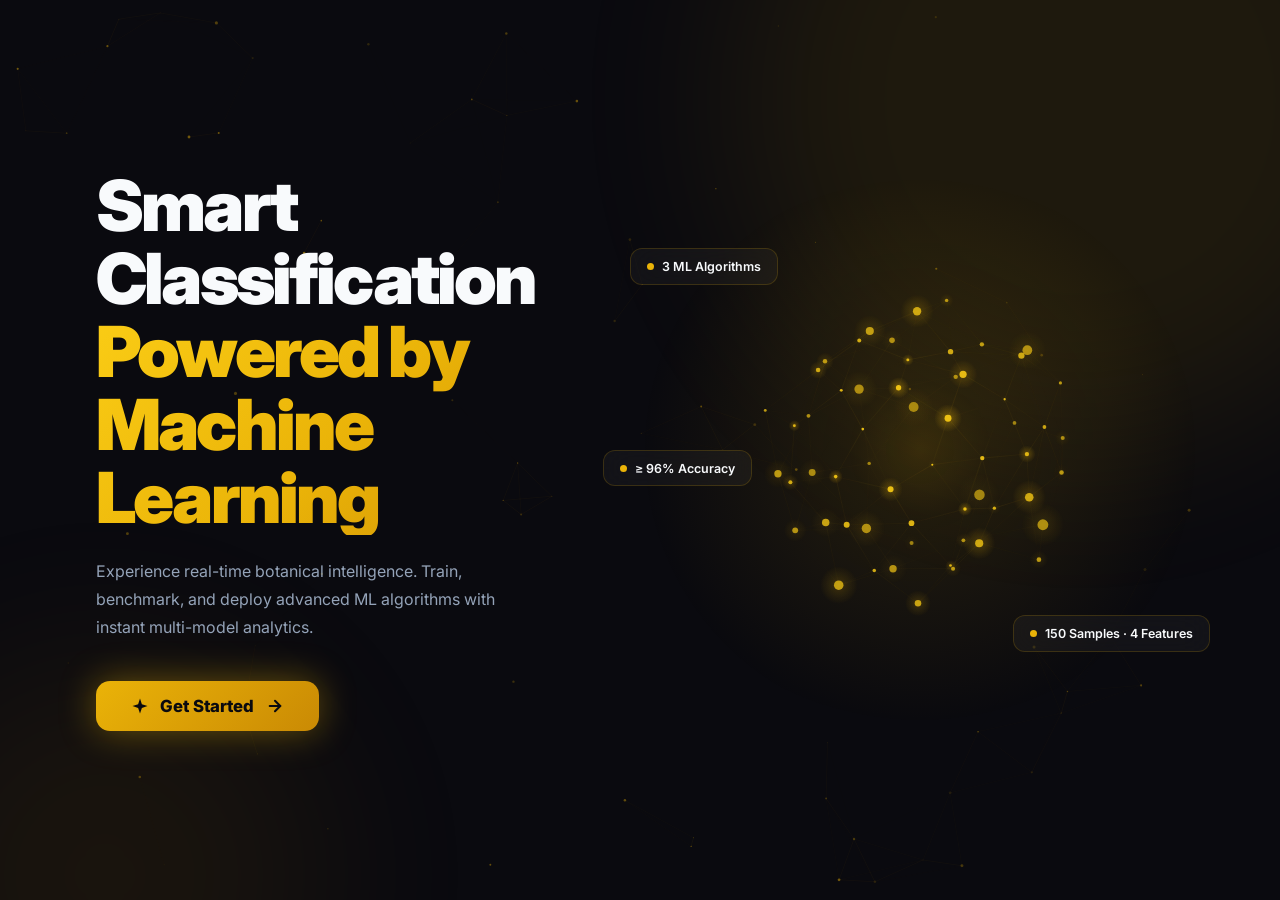
<file: templates/landing.html>
<!DOCTYPE html>
<html lang="en">
<head>
  <meta charset="UTF-8" />
  <meta name="viewport" content="width=device-width, initial-scale=1.0" />
  <title>AI Classifier — DecodeLabs</title>
  <link rel="preconnect" href="https://fonts.googleapis.com" />
  <link rel="preconnect" href="https://fonts.gstatic.com" crossorigin />
  <link href="https://fonts.googleapis.com/css2?family=Inter:wght@300;400;500;600;700;800;900&display=swap" rel="stylesheet" />
  <style>
    *, *::before, *::after {
      box-sizing: border-box;
      margin: 0;
      padding: 0;
      -webkit-tap-highlight-color: transparent;
    }
    a, button {
      -webkit-tap-highlight-color: transparent;
      outline: none;
    }

    :root {
      --gold-400: #facc15;
      --gold-500: #eab308;
      --gold-600: #ca8a04;
      --dark-900: #0a0a0f;
      --glass-bg: rgba(255, 255, 255, 0.04);
      --glass-border: rgba(234, 179, 8, 0.18);
      --text-primary: #f8fafc;
      --text-secondary: #94a3b8;
    }

    html, body {
      font-family: 'Inter', sans-serif;
      background: var(--dark-900);
      color: var(--text-primary);
      width: 100%; height: 100%;
      overflow: hidden; /* no scroll */
    }

    /* ── Particle Canvas ── */
    #bgCanvas {
      position: fixed; top: 0; left: 0;
      width: 100%; height: 100%;
      z-index: 0; pointer-events: none;
    }

    /* ── Ambient Orbs ── */
    .orb {
      position: fixed; border-radius: 50%;
      filter: blur(90px); pointer-events: none; z-index: 0;
      animation: drift 14s ease-in-out infinite alternate;
    }
    .orb-1 { width: 700px; height: 700px; background: var(--gold-500); opacity: 0.09; top: -250px; right: -150px; }
    .orb-2 { width: 450px; height: 450px; background: var(--gold-600); opacity: 0.08; bottom: -200px; left: -120px; animation-delay: -5s; }

    @keyframes drift {
      from { transform: translate(0, 0) scale(1); }
      to   { transform: translate(25px, -35px) scale(1.04); }
    }

    /* ── Full-screen hero ── */
    .hero {
      position: relative; z-index: 1;
      width: 100vw; height: 100vh;
      display: grid;
      grid-template-columns: 1fr 1fr;
      align-items: center;
      padding: 0 6rem;
      gap: 2rem;
    }

    /* ── Left side ── */
    .hero-left { display: flex; flex-direction: column; align-items: flex-start; }

    .hero-title {
      font-size: clamp(3rem, 5.5vw, 5rem);
      font-weight: 900;
      line-height: 1.04;
      letter-spacing: -0.04em;
      margin-bottom: 1.4rem;
      opacity: 0;
      animation: fadeUp 0.9s ease 0.2s forwards;
    }
    .line-plain { display: block; color: var(--text-primary); }
    .line-gold {
      display: block;
      background: linear-gradient(135deg, var(--gold-400) 0%, var(--gold-500) 50%, var(--gold-600) 100%);
      -webkit-background-clip: text;
      -webkit-text-fill-color: transparent;
      background-clip: text;
    }

    .hero-desc {
      font-size: 1rem; line-height: 1.75;
      color: var(--text-secondary);
      max-width: 420px;
      margin-bottom: 2.5rem;
      opacity: 0;
      animation: fadeUp 0.9s ease 0.45s forwards;
    }

    /* ── Get Started button only ── */
    .btn-get-started {
      display: inline-flex; align-items: center; gap: 0.7rem;
      padding: 0.95rem 2.2rem; border-radius: 14px;
      background: linear-gradient(135deg, var(--gold-500), var(--gold-600));
      color: #0a0a0f; font-weight: 800; font-size: 1.05rem;
      text-decoration: none;
      box-shadow: 0 0 36px rgba(234, 179, 8, 0.4);
      transition: transform 0.25s ease, box-shadow 0.25s ease;
      opacity: 0;
      animation: fadeUp 0.9s ease 0.7s forwards;
    }
    .btn-get-started:hover {
      transform: translateY(-3px);
      box-shadow: 0 0 56px rgba(234, 179, 8, 0.65);
    }
    .btn-get-started .btn-icon-arrow {
      transition: transform 0.25s ease;
    }
    .btn-get-started:hover .btn-icon-arrow {
      transform: translateX(4px);
    }

    /* ── Right side: 3D canvas ── */
    .hero-right {
      display: flex; align-items: center; justify-content: center;
      position: relative;
      opacity: 0;
      animation: fadeIn 1.4s ease 0.3s forwards;
    }

    #heroCanvas3D { border-radius: 50%; position: relative; z-index: 2; }

    .glow-ring {
      position: absolute; inset: -30px; border-radius: 50%;
      background: radial-gradient(circle, rgba(234,179,8,0.13) 0%, transparent 70%);
      animation: ringPulse 4s ease-in-out infinite;
      pointer-events: none;
    }

    @keyframes ringPulse {
      0%, 100% { transform: scale(1); opacity: 0.8; }
      50%       { transform: scale(1.07); opacity: 1; }
    }

    /* ── Floating info badges ── */
    .float-badge {
      position: absolute;
      background: var(--glass-bg);
      border: 1px solid var(--glass-border);
      backdrop-filter: blur(16px);
      border-radius: 12px; padding: 0.6rem 1rem;
      display: flex; align-items: center; gap: 0.5rem;
      font-size: 0.78rem; font-weight: 600; z-index: 3;
      white-space: nowrap;
    }
    .bdot {
      width: 7px; height: 7px; border-radius: 50%;
      background: var(--gold-500); flex-shrink: 0;
      animation: blink 2s ease infinite;
    }
    @keyframes blink {
      0%, 100% { opacity: 1; transform: scale(1); }
      50%       { opacity: 0.45; transform: scale(0.65); }
    }

    .fb-1 { top: 8%;  left: -5%;  animation: fl1 5s ease-in-out infinite; }
    .fb-2 { top: 50%; left: -10%; animation: fl1 7s ease-in-out infinite reverse; }
    .fb-3 { bottom: 8%; right: -5%; animation: fl2 6s ease-in-out infinite; }

    @keyframes fl1 {
      0%, 100% { transform: translateY(0); }
      50%       { transform: translateY(-10px); }
    }
    @keyframes fl2 {
      0%, 100% { transform: translateY(0) rotate(-1.5deg); }
      50%       { transform: translateY(-9px) rotate(1.5deg); }
    }

    /* ── Animations ── */
    @keyframes fadeUp {
      from { opacity: 0; transform: translateY(28px); }
      to   { opacity: 1; transform: translateY(0); }
    }
    @keyframes fadeIn {
      from { opacity: 0; }
      to   { opacity: 1; }
    }

    /* ── Responsive ── */
    @media (max-width: 900px) {
      html, body { overflow: auto; }
      .hero {
        grid-template-columns: 1fr;
        min-height: 100vh; height: auto;
        padding: 4rem 1.75rem 3rem;
        text-align: center;
        gap: 1.5rem;
      }
      .hero-left { align-items: center; }
      .hero-right { order: -1; margin-top: 1rem; }
      #heroCanvas3D { width: 240px !important; height: 240px !important; }
      .float-badge { display: none; }
      .hero-title { font-size: clamp(2rem, 8vw, 3rem); }
      .hero-desc { font-size: 0.92rem; line-height: 1.65; max-width: 100%; margin-bottom: 2rem; }
      .btn-get-started { width: 100%; max-width: 280px; justify-content: center; padding: 0.9rem 1.8rem; }
    }
  </style>
</head>
<body>

  <div class="orb orb-1"></div>
  <div class="orb orb-2"></div>
  <canvas id="bgCanvas"></canvas>

  <section class="hero">

    <!-- Left -->
    <div class="hero-left">
      <h1 class="hero-title">
        <span class="line-plain">Smart Classification</span>
        <span class="line-gold">Powered by Machine Learning</span>
      </h1>
      <p class="hero-desc">
        Experience real-time botanical intelligence. Train, benchmark, and deploy advanced ML algorithms with instant multi-model analytics.
      </p>
      <a href="/dashboard" class="btn-get-started">
        <svg class="btn-icon-spark" width="18" height="18" viewBox="0 0 24 24" fill="currentColor">
          <path d="M12 2L14.5 9.5L22 12L14.5 14.5L12 22L9.5 14.5L2 12L9.5 9.5L12 2Z"/>
        </svg>
        <span>Get Started</span>
        <svg class="btn-icon-arrow" width="18" height="18" viewBox="0 0 24 24" fill="none" stroke="currentColor" stroke-width="2.8" stroke-linecap="round" stroke-linejoin="round">
          <path d="M5 12h14"></path>
          <path d="m12 5 7 7-7 7"></path>
        </svg>
      </a>
    </div>

    <!-- Right: 3D Neural Net -->
    <div class="hero-right">
      <div class="glow-ring"></div>
      <canvas id="heroCanvas3D" width="480" height="480"></canvas>

      <div class="float-badge fb-1"><span class="bdot"></span>3 ML Algorithms</div>
      <div class="float-badge fb-2"><span class="bdot"></span>≥ 96% Accuracy</div>
      <div class="float-badge fb-3"><span class="bdot"></span>150 Samples · 4 Features</div>
    </div>

  </section>

  <script>
  (function () {

    /* ── Background Particle Network ── */
    const bgC = document.getElementById('bgCanvas');
    const bgCtx = bgC.getContext('2d');
    let bW, bH;
    const pts = [];

    function resizeBg() {
      bW = bgC.width  = window.innerWidth;
      bH = bgC.height = window.innerHeight;
    }

    function mkPt() {
      return {
        x: Math.random() * bW,  y: Math.random() * bH,
        vx: (Math.random() - 0.5) * 0.22,
        vy: (Math.random() - 0.5) * 0.22,
        r: Math.random() * 1.3 + 0.3,
        op: Math.random() * 0.4 + 0.08
      };
    }

    function initBg() {
      pts.length = 0;
      for (let i = 0; i < 75; i++) pts.push(mkPt());
    }

    function drawBg() {
      bgCtx.clearRect(0, 0, bW, bH);

      for (let i = 0; i < pts.length; i++) {
        for (let j = i + 1; j < pts.length; j++) {
          const dx = pts[i].x - pts[j].x, dy = pts[i].y - pts[j].y;
          const d = Math.sqrt(dx*dx + dy*dy);
          if (d < 125) {
            bgCtx.beginPath();
            bgCtx.moveTo(pts[i].x, pts[i].y);
            bgCtx.lineTo(pts[j].x, pts[j].y);
            bgCtx.strokeStyle = `rgba(234,179,8,${(1 - d/125) * 0.1})`;
            bgCtx.lineWidth = 0.5;
            bgCtx.stroke();
          }
        }
      }

      pts.forEach(p => {
        bgCtx.beginPath();
        bgCtx.arc(p.x, p.y, p.r, 0, Math.PI * 2);
        bgCtx.fillStyle = `rgba(234,179,8,${p.op})`;
        bgCtx.fill();
        p.x += p.vx; p.y += p.vy;
        if (p.x < 0 || p.x > bW) p.vx *= -1;
        if (p.y < 0 || p.y > bH) p.vy *= -1;
      });

      requestAnimationFrame(drawBg);
    }

    window.addEventListener('resize', () => { resizeBg(); initBg(); });
    resizeBg(); initBg(); drawBg();

    /* ── Hero 3D Neural Network ── */
    const hc  = document.getElementById('heroCanvas3D');
    const ctx = hc.getContext('2d');
    const SZ  = 480, CX = SZ / 2, CY = SZ / 2;
    hc.width  = SZ; hc.height = SZ;

    const nodes = [];
    const NC = 58;

    for (let i = 0; i < NC; i++) {
      const phi   = Math.acos(1 - 2 * (i + 0.5) / NC);
      const theta = Math.PI * (1 + Math.sqrt(5)) * i;
      const R = 150 + Math.random() * 60;
      nodes.push({
        x: R * Math.sin(phi) * Math.cos(theta),
        y: R * Math.sin(phi) * Math.sin(theta),
        z: R * Math.cos(phi),
        r: Math.random() * 3 + 1.5,
        pulse: Math.random() * Math.PI * 2,
        ps: 0.022 + Math.random() * 0.03
      });
    }

    const edges = [];
    for (let i = 0; i < nodes.length; i++)
      for (let j = i + 1; j < nodes.length; j++) {
        const a = nodes[i], b = nodes[j];
        const d = Math.sqrt((a.x-b.x)**2 + (a.y-b.y)**2 + (a.z-b.z)**2);
        if (d < 118) edges.push([i, j, d]);
      }

    let rX = 0.3, rY = 0, tX = 0.3, tY = 0, spin = true;

    hc.addEventListener('mousemove', e => {
      const r = hc.getBoundingClientRect();
      tY = ((e.clientX - r.left - CX) / CX) * 0.85;
      tX = 0.3 + ((e.clientY - r.top  - CY) / CY) * 0.4;
      spin = false;
    });
    hc.addEventListener('mouseleave', () => { spin = true; });

    function proj(x, y, z) {
      const cy = Math.cos(rY), sy = Math.sin(rY);
      const x1 = x*cy + z*sy,  z1 = -x*sy + z*cy;
      const cx = Math.cos(rX), sx = Math.sin(rX);
      const y2 = y*cx - z1*sx, z2 =  y*sx + z1*cx;
      const fov = 600, sc = fov / (fov + z2 + 200);
      return { sx: x1*sc + CX, sy: y2*sc + CY, sc, z: z2 };
    }

    function draw3D() {
      ctx.clearRect(0, 0, SZ, SZ);
      if (spin) tY += 0.005;
      rY += (tY - rY) * 0.04;
      rX += (tX - rX) * 0.04;

      const pj = nodes.map(n => ({ ...proj(n.x, n.y, n.z), node: n }));

      edges.forEach(([i, j, d]) => {
        const a = pj[i], b = pj[j];
        const avgZ = (a.z + b.z) / 2;
        const alpha = Math.max(0, (1 - d/118)) * 0.4 * ((avgZ + 260) / 520);
        ctx.beginPath();
        ctx.moveTo(a.sx, a.sy);
        ctx.lineTo(b.sx, b.sy);
        const g = ctx.createLinearGradient(a.sx, a.sy, b.sx, b.sy);
        g.addColorStop(0, `rgba(234,179,8,${alpha})`);
        g.addColorStop(1, `rgba(202,138,4,${alpha * 0.5})`);
        ctx.strokeStyle = g;
        ctx.lineWidth = 0.8;
        ctx.stroke();
      });

      pj.sort((a, b) => a.z - b.z).forEach(p => {
        p.node.pulse += p.node.ps;
        const gw  = Math.sin(p.node.pulse) * 0.5 + 0.5;
        const rad = p.node.r * p.sc * (1 + gw * 0.4);
        const br  = (p.z + 260) / 520;

        const g = ctx.createRadialGradient(p.sx, p.sy, 0, p.sx, p.sy, rad * 4);
        g.addColorStop(0, `rgba(234,179,8,${br * 0.45 * gw})`);
        g.addColorStop(1, 'rgba(234,179,8,0)');
        ctx.beginPath(); ctx.arc(p.sx, p.sy, rad * 4, 0, Math.PI * 2);
        ctx.fillStyle = g; ctx.fill();

        ctx.beginPath(); ctx.arc(p.sx, p.sy, rad, 0, Math.PI * 2);
        ctx.fillStyle = `rgba(250,204,21,${0.5 + br * 0.5})`;
        ctx.fill();
      });

      const cg = ctx.createRadialGradient(CX, CY, 0, CX, CY, 72);
      cg.addColorStop(0, 'rgba(234,179,8,0.07)');
      cg.addColorStop(1, 'rgba(234,179,8,0)');
      ctx.beginPath(); ctx.arc(CX, CY, 72, 0, Math.PI * 2);
      ctx.fillStyle = cg; ctx.fill();

      requestAnimationFrame(draw3D);
    }

    draw3D();

  })();
  </script>

</body>
</html>
</file>
